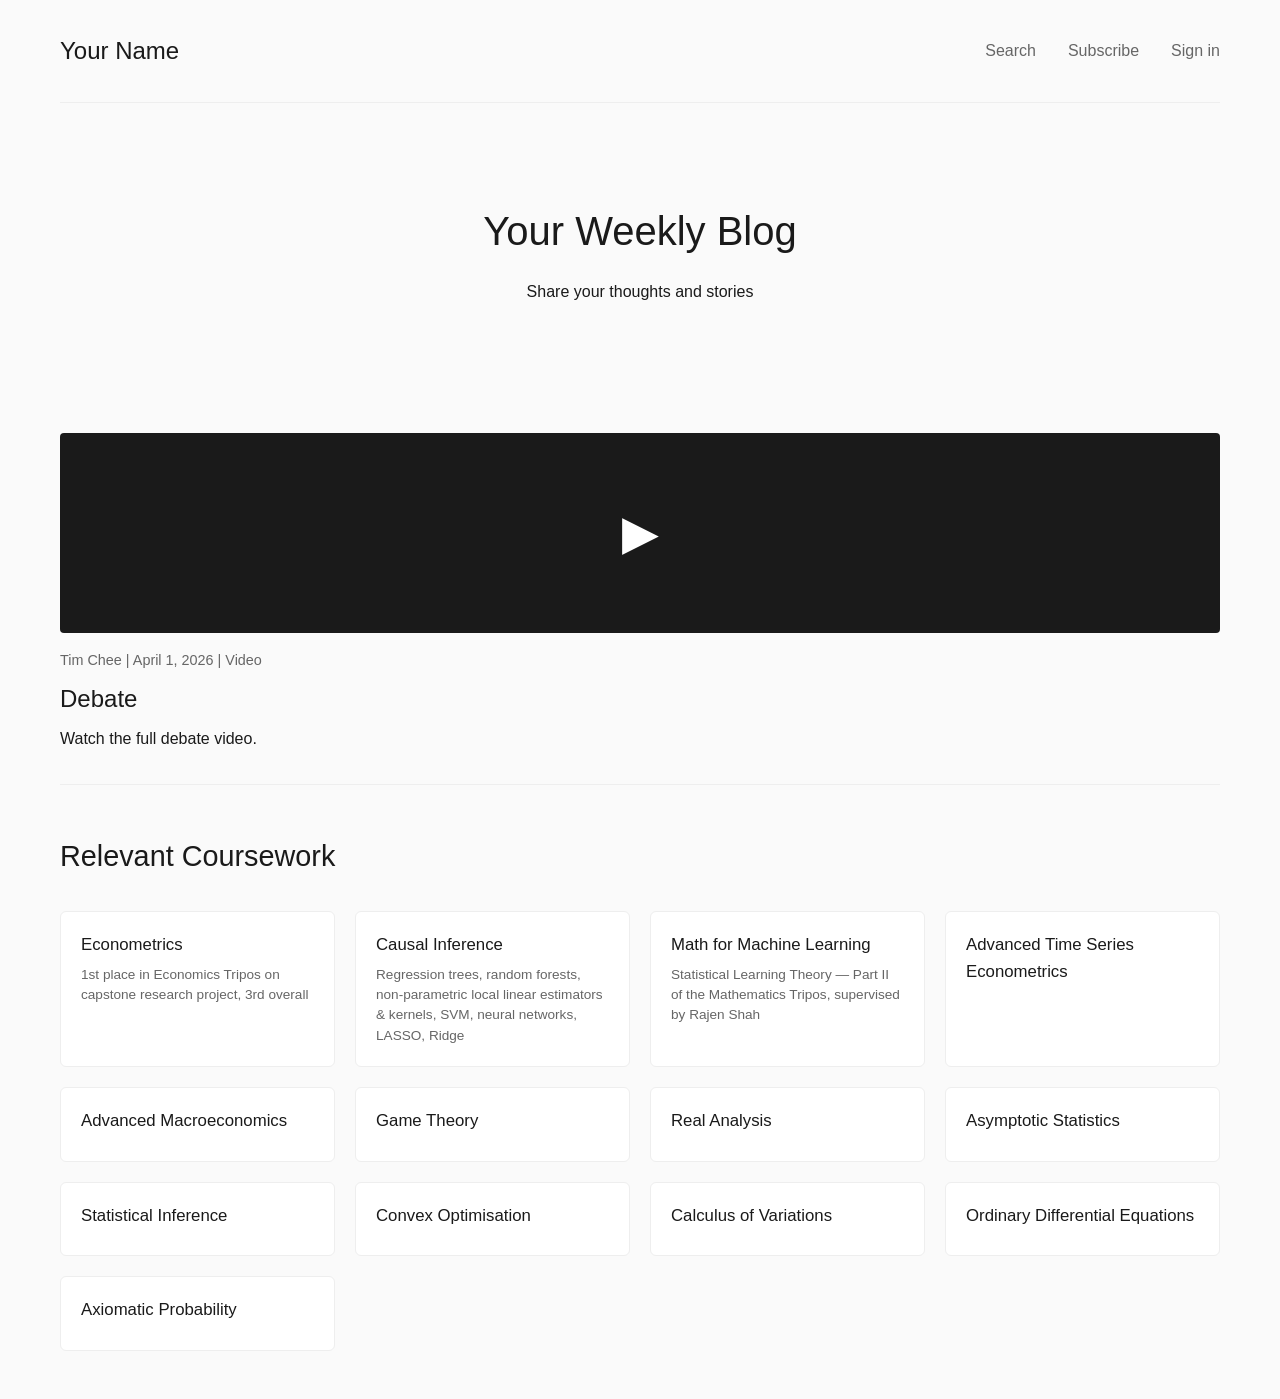
<file: index.html>
<!DOCTYPE html>
<html lang="en">
<head>
    <meta charset="UTF-8">
    <meta name="viewport" content="width=device-width, initial-scale=1.0">
    <title>Tim Chee</title>
    <link rel="stylesheet" href="css/style.css">
</head>
<body>
    <nav>
        <a href="/" class="logo">Your Name</a>
        <div class="nav-links">
            <a href="#search">Search</a>
            <a href="#subscribe">Subscribe</a>
            <a href="#signin">Sign in</a>
        </div>
    </nav>

    <section class="hero">
        <h1>Your Weekly Blog</h1>
        <p>Share your thoughts and stories</p>
    </section>

    <section class="articles">
        <a href="posts/debate.html" class="article">
            <div class="video-thumb">&#9654;</div>
            <div class="article-meta">
                Tim Chee | April 1, 2026 | Video
            </div>
            <h2>Debate</h2>
            <p>Watch the full debate video.</p>
        </a>
    </section>

    <section class="coursework">
        <h2>Relevant Coursework</h2>
        <div class="course-grid">
            <div class="course">
                <h3>Econometrics</h3>
                <p class="course-note">1st place in Economics Tripos on capstone research project, 3rd overall</p>
            </div>
            <div class="course">
                <h3>Causal Inference</h3>
                <p class="course-note">Regression trees, random forests, non-parametric local linear estimators &amp; kernels, SVM, neural networks, LASSO, Ridge</p>
            </div>
            <div class="course">
                <h3>Math for Machine Learning</h3>
                <p class="course-note">Statistical Learning Theory — Part II of the Mathematics Tripos, supervised by Rajen Shah</p>
            </div>
            <div class="course">
                <h3>Advanced Time Series Econometrics</h3>
            </div>
            <div class="course">
                <h3>Advanced Macroeconomics</h3>
            </div>
            <div class="course">
                <h3>Game Theory</h3>
            </div>
            <div class="course">
                <h3>Real Analysis</h3>
            </div>
            <div class="course">
                <h3>Asymptotic Statistics</h3>
            </div>
            <div class="course">
                <h3>Statistical Inference</h3>
            </div>
            <div class="course">
                <h3>Convex Optimisation</h3>
            </div>
            <div class="course">
                <h3>Calculus of Variations</h3>
            </div>
            <div class="course">
                <h3>Ordinary Differential Equations</h3>
            </div>
            <div class="course">
                <h3>Axiomatic Probability</h3>
            </div>
        </div>
    </section>
</body>
</html>
</file>
<file: css/style.css>
/* Reset and base styles */
        * {
            margin: 0;
            padding: 0;
            box-sizing: border-box;
        }

        body {
            font-family: -apple-system, BlinkMacSystemFont, 'Segoe UI', Roboto, Oxygen, Ubuntu, Cantarell, sans-serif;
            line-height: 1.6;
            color: #1a1a1a;
            background-color: #fafafa;
            max-width: 1200px;
            margin: 0 auto;
            padding: 0 20px;
        }

        /* Navigation */
        nav {
            display: flex;
            justify-content: space-between;
            align-items: center;
            padding: 2rem 0;
            border-bottom: 1px solid #eee;
        }

        .logo {
            font-size: 1.5rem;
            font-weight: 500;
            text-decoration: none;
            color: #1a1a1a;
        }

        .nav-links {
            display: flex;
            gap: 2rem;
        }

        .nav-links a {
            text-decoration: none;
            color: #666;
        }

        /* Hero section */
        .hero {
            text-align: center;
            padding: 6rem 0;
        }

        .hero h1 {
            font-size: 2.5rem;
            margin-bottom: 1rem;
            font-weight: normal;
        }

        /* Article grid */
        .articles {
            display: grid;
            grid-template-columns: repeat(auto-fit, minmax(300px, 1fr));
            gap: 2rem;
            padding: 2rem 0;
        }

        .article {
            text-decoration: none;
            color: inherit;
        }

        .article img {
            width: 100%;
            height: 200px;
            object-fit: cover;
            margin-bottom: 1rem;
        }

        .article-meta {
            font-size: 0.9rem;
            color: #666;
            margin-bottom: 0.5rem;
        }

        .article h2 {
            font-size: 1.5rem;
            font-weight: normal;
            margin-bottom: 0.5rem;
        }

        /* Post page */
        .post {
            max-width: 800px;
            margin: 0 auto;
            padding: 3rem 0;
        }

        .post h1 {
            font-size: 2.2rem;
            font-weight: normal;
            margin-bottom: 0.5rem;
        }

        .post-meta {
            font-size: 0.9rem;
            color: #666;
            margin-bottom: 2rem;
        }

        .video-container {
            margin: 2rem 0;
        }

        .video-container video {
            width: 100%;
            border-radius: 4px;
            background: #000;
        }

        /* Video thumbnail on homepage */
        .video-thumb {
            width: 100%;
            height: 200px;
            background: #1a1a1a;
            color: #fff;
            display: flex;
            align-items: center;
            justify-content: center;
            font-size: 3rem;
            margin-bottom: 1rem;
            border-radius: 4px;
        }

        /* Coursework section */
        .coursework {
            padding: 3rem 0;
            border-top: 1px solid #eee;
        }

        .coursework h2 {
            font-size: 1.8rem;
            font-weight: normal;
            margin-bottom: 2rem;
        }

        .course-grid {
            display: grid;
            grid-template-columns: repeat(auto-fill, minmax(260px, 1fr));
            gap: 1.25rem;
        }

        .course {
            padding: 1.25rem;
            border: 1px solid #eee;
            border-radius: 6px;
            background: #fff;
        }

        .course h3 {
            font-size: 1.05rem;
            font-weight: 500;
            margin-bottom: 0.35rem;
        }

        .course-note {
            font-size: 0.85rem;
            color: #666;
            line-height: 1.5;
        }

        /* Responsive */
        @media (max-width: 768px) {
            .hero {
                padding: 4rem 0;
            }

            .hero h1 {
                font-size: 2rem;
            }
        }
</file>
